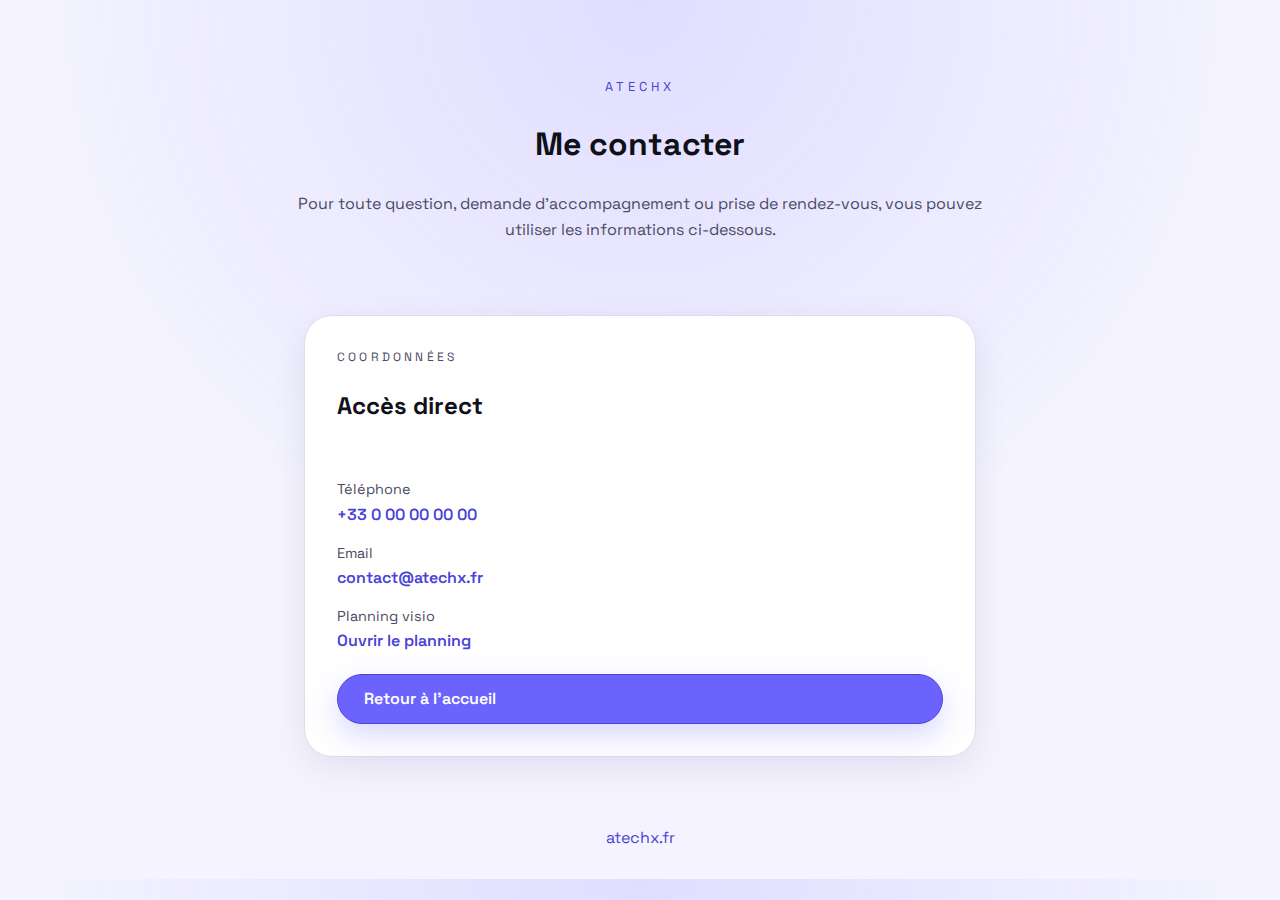
<file: public/contact.html>
<!DOCTYPE html>
<html lang="fr" data-theme="light">
  <head>
    <meta charset="UTF-8" />
    <meta name="viewport" content="width=device-width, initial-scale=1.0" />
    <title>Contact - Atechx</title>
    <meta name="description" content="Contact Atechx – support informatique et finance personnelle." />
    <link rel="preconnect" href="https://fonts.googleapis.com" />
    <link rel="preconnect" href="https://fonts.gstatic.com" crossorigin />
    <link href="https://fonts.googleapis.com/css2?family=Space+Grotesk:wght@400;500;600&display=swap" rel="stylesheet" />
    <link rel="stylesheet" href="./styles.css?v=202411232205" />
  </head>
  <body>
    <header class="hero">
      <div class="hero__content">
        <p class="eyebrow">Atechx</p>
        <h1>Me contacter</h1>
        <p class="intro">
          Pour toute question, demande d'accompagnement ou prise de rendez-vous, vous pouvez utiliser les informations ci-dessous.
        </p>
      </div>
    </header>

    <main class="contact-page">
      <section class="contact-card">
        <header>
          <p class="card__eyebrow">Coordonnées</p>
          <h2>Accès direct</h2>
        </header>
        <ul>
          <li>
            <span>Téléphone</span>
            <a href="tel:+33000000000">+33 0 00 00 00 00</a>
          </li>
          <li>
            <span>Email</span>
            <a href="mailto:contact@atechx.fr">contact@atechx.fr</a>
          </li>
          <li>
            <span>Planning visio</span>
            <a href="https://example.com/visio" target="_blank" rel="noreferrer">Ouvrir le planning</a>
          </li>
        </ul>
        <a class="btn primary" href="/">Retour à l'accueil</a>
      </section>
    </main>

    <footer class="site-footer">
      <p>
        <span id="copyright"></span>
        <a href="https://atechx.fr/">atechx.fr</a>
      </p>
    </footer>

    <script src="./script.js?v=202411232205" defer></script>
  </body>
</html>
</file>
<file: public/styles.css>
:root {
  color-scheme: light;
  font-size: 16px;
  font-family: "Space Grotesk", system-ui, -apple-system, BlinkMacSystemFont, "Segoe UI", sans-serif;
  line-height: 1.6;
  --bg: #f4f3ff;
  --surface: #ffffff;
  --text: #101019;
  --text-subtle: #4b4b63;
  --accent: #6c63ff;
  --accent-strong: #4a43d6;
  --border: #dedcef;
}

[data-theme="dark"] {
  color-scheme: dark;
  --bg: #050505;
  --surface: #111017;
  --text: #f4f4ff;
  --text-subtle: #b7b6d3;
  --accent: #8f88ff;
  --accent-strong: #b0a8ff;
  --border: #2d2b3d;
}

* {
  box-sizing: border-box;
}

body {
  margin: 0;
  background: radial-gradient(circle at top, rgba(108, 99, 255, 0.15), transparent 55%), var(--bg);
  color: var(--text);
}

.theme-toggle {
  position: fixed;
  top: 1.5rem;
  right: 1.5rem;
  width: 48px;
  height: 48px;
  border-radius: 50%;
  border: 1px solid var(--border);
  background: var(--surface);
  display: inline-flex;
  align-items: center;
  justify-content: center;
  cursor: pointer;
  box-shadow: 0 10px 30px rgba(12, 9, 37, 0.12);
  transition: transform 0.25s ease, box-shadow 0.25s ease, border-color 0.25s ease;
}

.theme-toggle:hover {
  transform: translateY(-2px) scale(1.03);
  box-shadow: 0 16px 35px rgba(12, 9, 37, 0.18);
}

/* Contact button fixed next to theme toggle */
.top-contact {
  position: fixed;
  top: 1.5rem;
  right: calc(1.5rem + 48px + 0.75rem); /* width of toggle + gap */
  padding: 0.55rem 1.3rem;
  font-size: 0.95rem;
  box-shadow: 0 12px 28px rgba(108,99,255,0.22);
  display: inline-flex;
  align-items: center;
  justify-content: center;
  z-index: 20;
}

@media (max-width: 560px) {
  .top-contact {
    right: 1.5rem;
    top: calc(1.5rem + 52px); /* stack below toggle on small screens */
  }
}

.theme-toggle__icon {
  width: 22px;
  height: 22px;
  stroke: var(--text);
  fill: none;
  stroke-width: 1.5;
  stroke-linecap: round;
  stroke-linejoin: round;
  position: absolute;
  transition: opacity 0.25s ease, transform 0.25s ease;
  opacity: 0;
  transform: scale(0.8);
}

.theme-toggle__icon--moon {
  fill: var(--text);
  stroke: none;
}

[data-theme="dark"] .theme-toggle {
  border-color: rgba(176, 168, 255, 0.4);
}

[data-theme="dark"] .theme-toggle__icon--moon {
  opacity: 1;
  transform: scale(1);
}

[data-theme="light"] .theme-toggle__icon--sun {
  opacity: 1;
  transform: scale(1);
}

.hero {
  padding: 4rem 1.5rem 3.5rem; /* extra bottom space before tabs */
}

.hero__content {
  max-width: 720px;
  margin: 0 auto;
  text-align: center;
}

.eyebrow {
  letter-spacing: 0.25rem;
  text-transform: uppercase;
  font-size: 0.8rem;
  color: var(--accent-strong);
  margin-bottom: 0.5rem;
}

.intro {
  color: var(--text-subtle);
}

.cta-group {
  display: flex;
  flex-wrap: wrap;
  gap: 0.75rem;
  justify-content: center;
  margin-top: 1.5rem;
}

.btn {
  border: 1px solid transparent;
  border-radius: 999px;
  padding: 0.7rem 1.6rem;
  font-size: 1rem;
  cursor: pointer;
  transition: transform 0.2s ease, box-shadow 0.2s ease;
}

.btn.primary {
  background: var(--accent);
  border-color: var(--accent-strong);
  color: #fff;
  text-decoration: none;
  box-shadow: 0 12px 30px rgba(108, 99, 255, 0.25);
}

.btn.secondary {
  background: transparent;
  border-color: var(--border);
  color: var(--text);
}

.btn.tertiary {
  background: transparent;
  border-color: var(--border);
  color: var(--text);
  text-decoration: none;
}

.btn:hover {
  transform: translateY(-1px) scale(1.01);
}

main {
  padding: 0 1.5rem 1.5rem;
}

.contact-page {
  max-width: 720px;
  margin: 0 auto 0;
  padding: 0 1.5rem 2.5rem;
}

.tabs {
  max-width: 960px;
  margin: 0 auto 2rem;
  display: flex;
  gap: 0.75rem;
  flex-wrap: wrap;
}

.tabs__button {
  border: 1px solid var(--border);
  background: var(--surface);
  color: var(--text);
  border-radius: 999px;
  padding: 0.6rem 1.4rem;
  cursor: pointer;
  font-weight: 600;
  transition: background 0.2s ease, color 0.2s ease, border-color 0.2s ease;
}

.tabs__button.is-active {
  background: var(--text);
  border-color: var(--text);
  color: var(--bg);
}

.tab-section {
  position: absolute;
  top: 0;
  left: 0;
  width: 100%;
  max-width: 1100px;
  margin: 0 auto;
  opacity: 0;
  transform: translateX(40px);
  transition: opacity 360ms cubic-bezier(.22,.61,.36,1), transform 360ms cubic-bezier(.22,.61,.36,1);
  will-change: opacity, transform;
  pointer-events: none;
}
.tab-section.is-active {
  opacity: 1;
  transform: translateX(0);
  pointer-events: auto;
}

.tab-panels {
  position: relative;
  max-width: 1100px;
  margin: 0 auto 0;
  min-height: calc(100vh - 260px); /* occupe la hauteur sous le hero + footer */
  transition: height 360ms cubic-bezier(.22,.61,.36,1);
}

.tarif-filters {
  max-width: 1100px;
  margin: 0 0 1rem;
  display: flex;
  flex-wrap: wrap;
  gap: 0.5rem;
}

.filter-btn {
  border-radius: 999px;
  border: 1px solid var(--border);
  background: rgba(255, 255, 255, 0.85);
  color: var(--text-subtle);
  padding: 0.45rem 1.1rem;
  font-size: 0.9rem;
  cursor: pointer;
  transition: background 0.22s ease, color 0.22s ease, border-color 0.22s ease, box-shadow 0.22s ease, transform 0.15s ease;
  box-shadow: 0 4px 14px rgba(12, 9, 37, 0.06);
}

.filter-btn.is-active {
  background: var(--accent);
  color: #fff;
  border-color: var(--accent-strong);
  box-shadow: 0 8px 22px rgba(108, 99, 255, 0.25);
}

.filter-btn:focus-visible {
  outline: 2px solid var(--accent);
  outline-offset: 2px;
}

/* Fade cycle on tab change */
@keyframes panelFadeCycle {
  0% { opacity: 0; filter: blur(3px); }
  40% { opacity: 0.35; filter: blur(2px); }
  100% { opacity: 1; filter: blur(0); }
}

.tab-panels.fade-cycle {
  animation: panelFadeCycle 360ms ease-out;
}

@media (prefers-reduced-motion: reduce) {
  .tab-section {
    transition: none;
    transform: none !important;
  }
  .tab-panels { transition: none; }
}

/* v202411232055 - Same layout as services-grid */
.projects {
  max-width: 1100px;
  margin: 0 auto;
  display: grid;
  gap: 1.5rem;
  grid-template-columns: repeat(auto-fit, minmax(280px, 1fr));
}

.services-grid {
  max-width: 1100px;
  margin: 0 auto;
  display: grid;
  gap: 1.5rem;
  grid-template-columns: repeat(auto-fit, minmax(280px, 1fr));
}

.service-card.is-hidden {
  opacity: 0;
  transform: translateY(6px) scale(0.97);
  pointer-events: none;
}

.service-card {
  transition: opacity 220ms ease, transform 220ms ease, box-shadow 200ms ease;
}

.card,
.contact-card,
.service-card,
.profile-card {
  background: var(--surface);
  border: 1px solid var(--border);
  border-radius: 28px;
  padding: 2rem;
  box-shadow: 0 10px 35px rgba(12, 9, 37, 0.08);
}

.card {
  display: flex;
  flex-direction: column;
  gap: 1rem;
}

.projects .card {
  margin-bottom: 0;
}

.contact-card,
.service-card {
  display: flex;
  flex-direction: column;
  gap: 0.9rem;
}

.profile-card {
  display: flex;
  flex-direction: column;
  gap: 1rem;
}

.contact-card ul,
.service-card ul {
  list-style: none;
  padding: 0;
  margin: 1.2rem 0 0.4rem;
  display: grid;
  gap: 0.9rem;
}

.contact-card li span {
  color: var(--text-subtle);
  font-size: 0.9rem;
  display: block;
}

.contact-card a {
  font-weight: 600;
  color: var(--accent-strong);
  text-decoration: none;
}

.service-card .price {
  font-size: 2.1rem;
  margin: 0;
}

.service-card ul li {
  position: relative;
  padding-left: 1.3rem;
}

.service-card ul li::before {
  content: "•";
  position: absolute;
  left: 0;
  color: var(--accent-strong);
}

.service-card .btn {
  align-self: flex-start;
}

.card__eyebrow {
  text-transform: uppercase;
  font-size: 0.75rem;
  letter-spacing: 0.2rem;
  color: var(--text-subtle);
  margin: 0;
}

.card h2,
.service-card h3 {
  margin: 0.2rem 0 0.6rem;
}

.card p,
.contact-card p,
.service-card p {
  margin: 0;
  color: var(--text-subtle);
}

/* Expanded expertise styling */
.expertise-intro {
  font-size: 1.05rem;
  line-height: 1.7;
  color: var(--text);
  font-weight: 500;
}

.expertise-list {
  list-style: none;
  margin: 1.8rem 0 0;
  padding: 0;
  display: grid;
  gap: 0.6rem 1.2rem;
}
.expertise-list li {
  position: relative;
  padding-left: 1.15rem;
  font-size: 0.95rem;
  color: var(--text-subtle);
}
.expertise-list li::before {
  content: "";
  width: 8px;
  height: 8px;
  border-radius: 50%;
  background: var(--accent);
  position: absolute;
  left: 0;
  top: 0.55rem;
}

@media (min-width: 800px) {
  .expertise-list {
    grid-template-columns: repeat(2, minmax(240px, 1fr));
  }
}

.site-footer {
  text-align: center;
  padding: 0.75rem 1rem 0.75rem;
  color: var(--text-subtle);
}

.site-footer a {
  color: var(--accent-strong);
  text-decoration: none;
}

@media (min-width: 720px) {
  .card {
    justify-content: space-between;
  }
}

@media (min-width: 960px) {
  .projects {
    grid-template-columns: repeat(2, minmax(320px, 1fr));
  }
}

@media (min-width: 1300px) {
  .projects {
    grid-template-columns: repeat(3, minmax(320px, 1fr));
  }
}
</file>
